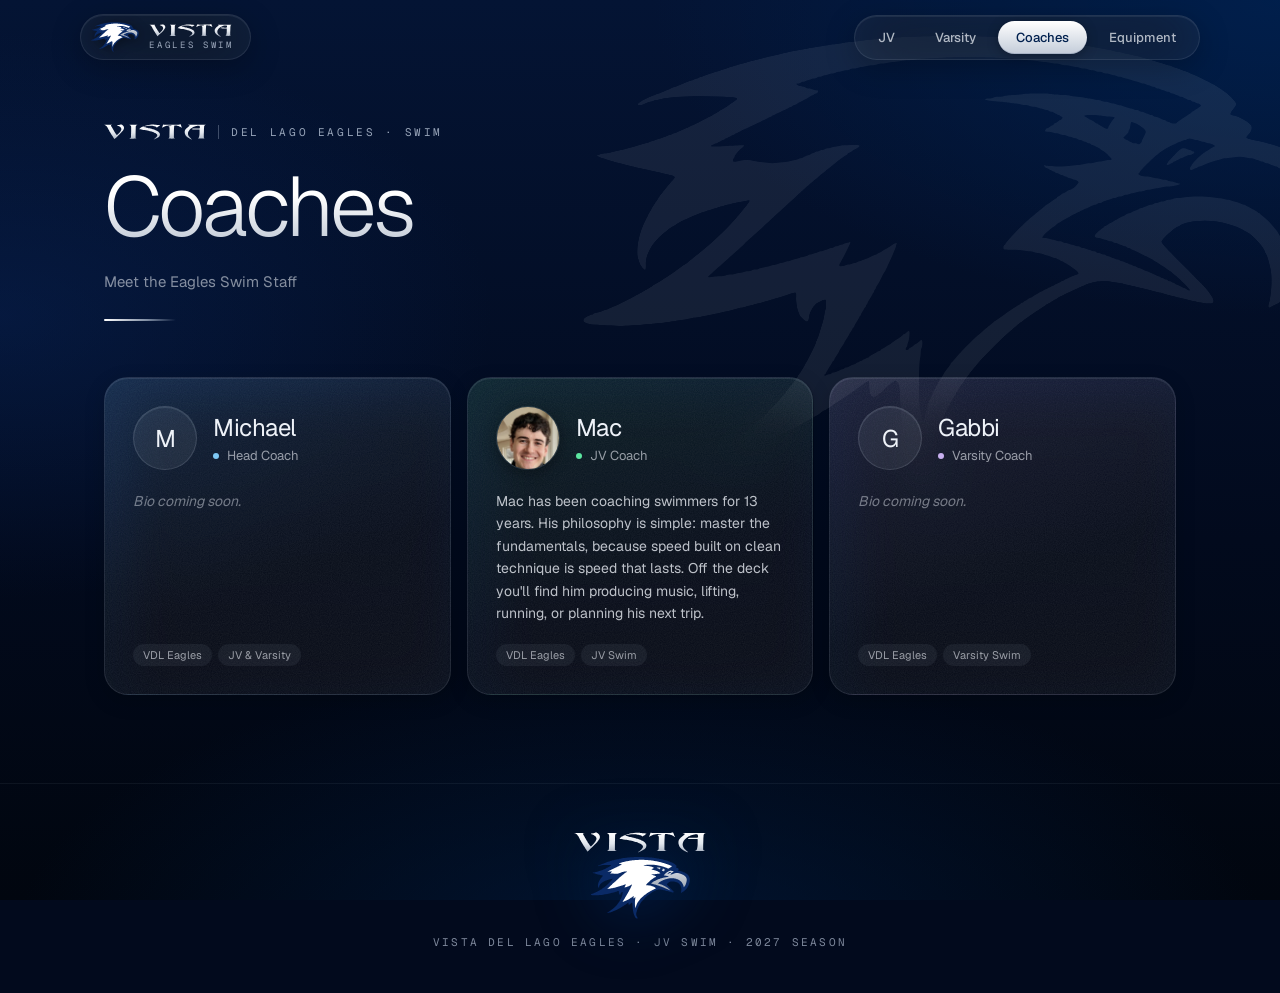
<file: coaches.html>
<!DOCTYPE html>
<html>
<head>
<meta charset="utf-8">
<meta name="viewport" content="width=device-width, initial-scale=1">
<title>Coaches — Vista del Lago Eagles Swim</title>
<link rel="icon" type="image/svg+xml" href="brand/vista-eagle.svg">
<!-- Everything the page needs is listed here so the browser fetches it all at once, in parallel. -->
<link rel="preload" href="./fonts/geist-latin.woff2" as="font" type="font/woff2" crossorigin>
<link rel="preload" href="./fonts/geist-mono-latin.woff2" as="font" type="font/woff2" crossorigin>
<link rel="stylesheet" href="./fonts/fonts.css">
<link rel="preload" href="./TopNav.dc.html" as="fetch" crossorigin>
<style>
x-dc{display:none;}
html,body{margin:0;padding:0;background:var(--page-base,#000);}
body{font-family:'Geist',system-ui,sans-serif;color:rgb(var(--ink, 238,242,248));-webkit-font-smoothing:antialiased;}
*{box-sizing:border-box;}
a{color:#cfe0f5;text-decoration:none;}
a:hover{color:#ffffff;}
</style>
<!-- Clean URLs: GitHub Pages serves jv.html at /jv. Old .html links still work; this just tidies the address bar. -->
<script>(function(){if(!/^https?:$/.test(location.protocol))return;var p=location.pathname.replace(/\/index(\.html)?$/,'/').replace(/\.html$/,'');if(p!==location.pathname)try{history.replaceState(history.state,'',p+location.search+location.hash);}catch(e){}})();</script>
<script src="./theme.js"></script>
<script src="./glide.js"></script>
<script src="./vendor/react.production.min.js"></script>
<script src="./vendor/react-dom.production.min.js"></script>
<!-- The runtime normally re-downloads this page and renders it a second time. That second pass only matters for
     templates using <table>/<select> or camelCase attributes other than on* handlers; delete this line if a page ever needs those. -->
<script>window.__resources = window.__resources || {};</script>
<script src="./support.js"></script>
<script src="./ripple-bg.js" defer></script>
<script src="./speed.js" defer></script>
</head>
<body>
<x-dc>
<div data-ripple-host="1" style="isolation:isolate;min-height:100vh;display:flex;flex-direction:column;position:relative;overflow-x:hidden;background:var(--page-bg, radial-gradient(55% 38% at 12% 0%, rgba(30,64,140,.32), transparent 70%), radial-gradient(45% 32% at 92% 35%, rgba(22,48,110,.22), transparent 70%), radial-gradient(55% 35% at 25% 95%, rgba(26,52,120,.2), transparent 70%), #000);background-attachment:fixed;">
  <dc-import name="TopNav" active="Coaches" style="position:sticky;top:0;z-index:20;display:block;" hint-size="100%,62px"></dc-import>

  <header style="position:relative;width:100%;max-width:1120px;margin:0 auto;padding:64px 24px 40px;">
    <img src="./brand/vista-eagle-line.svg" alt="" aria-hidden="true" style="position:absolute;z-index:-1;top:-28px;right:-140px;width:min(760px,92vw);height:auto;opacity:.07;pointer-events:none;user-select:none;">
    <div style="display:flex;align-items:center;flex-wrap:wrap;gap:10px 12px;margin-bottom:22px;">
      <img src="./brand/vista-wordmark.svg" alt="Vista" style="height:16px;width:auto;display:block;">
      <span aria-hidden="true" style="width:1px;height:14px;background:rgba(200,212,230,.3);"></span>
      <span style="font-family:'Geist Mono',monospace;font-size:11px;letter-spacing:.24em;text-transform:uppercase;color:rgba(200,212,230,.74);">Del Lago Eagles · Swim</span>
    </div>
    <h1 style="margin:0;font-weight:300;font-size:clamp(44px,7vw,84px);letter-spacing:-.035em;line-height:1.08;padding-bottom:.04em;background:linear-gradient(180deg,#ffffff 35%,#b2bdcd);-webkit-background-clip:text;background-clip:text;color:transparent;">Coaches</h1>
    <div style="margin-top:16px;font-size:15px;color:rgba(var(--ink, 238,242,248),.55);">Meet the Eagles Swim Staff</div>
    <div aria-hidden="true" style="margin-top:28px;width:72px;height:2px;border-radius:2px;background:linear-gradient(90deg,#ffffff,#7f8da3 60%,transparent);"></div>
  </header>

  <main style="flex:1;width:100%;max-width:1120px;margin:0 auto;padding:16px 24px 80px;">

    <div style="display:grid;grid-template-columns:repeat(auto-fit,minmax(min(100%,300px),1fr));gap:16px;">
      <article style="padding:28px;border-radius:24px;display:flex;flex-direction:column;gap:20px;background:var(--frost, none), linear-gradient(160deg, rgba(126,200,244,.12), rgba(var(--glass-rgb, 255,255,255),calc(.03 * var(--glass-k, 1))) 60%);border:1px solid rgba(var(--glass-rgb, 255,255,255),calc(.1 * var(--glass-k, 1)));backdrop-filter:var(--glass-bf, blur(26px) saturate(130%) brightness(var(--bd-b, .55)));-webkit-backdrop-filter:var(--glass-bf, blur(26px) saturate(130%) brightness(var(--bd-b, .55)));box-shadow:inset 0 1px 0 rgba(var(--glass-rgb, 255,255,255),calc(.1 * var(--glass-k, 1))), 0 6px 20px rgba(0,0,0,.18);transition:transform .2s ease, border-color .2s ease;" style-hover="transform:translateY(-3px);border-color:rgba(var(--glass-rgb, 255,255,255),calc(.22 * var(--glass-k, 1)));">
        <div style="display:flex;align-items:center;gap:16px;">
          <div style="width:64px;height:64px;border-radius:50%;flex-shrink:0;display:flex;align-items:center;justify-content:center;font-size:24px;font-weight:400;background:rgba(var(--glass-rgb, 255,255,255),calc(.08 * var(--glass-k, 1)));border:1px solid rgba(var(--glass-rgb, 255,255,255),calc(.14 * var(--glass-k, 1)));box-shadow:inset 0 1px 0 rgba(var(--glass-rgb, 255,255,255),calc(.12 * var(--glass-k, 1)));">M</div>
          <div style="display:flex;flex-direction:column;gap:4px;">
            <div style="font-size:24px;font-weight:400;letter-spacing:-.02em;">Michael</div>
            <div style="display:flex;align-items:center;gap:8px;font-size:13px;color:rgba(var(--ink, 238,242,248),.6);"><span style="width:6px;height:6px;border-radius:50%;background:#7ec8f4;"></span>Head Coach</div>
          </div>
        </div>
        <p style="margin:0;font-size:14px;line-height:1.6;color:rgba(var(--ink, 238,242,248),.45);font-style:italic;">Bio coming soon.</p>
        <div style="display:flex;gap:6px;margin-top:auto;">
          <span style="font-size:11px;padding:4px 10px;border-radius:999px;background:rgba(var(--glass-rgb, 255,255,255),calc(.06 * var(--glass-k, 1)));color:rgba(var(--ink, 238,242,248),.6);">VDL Eagles</span>
          <span style="font-size:11px;padding:4px 10px;border-radius:999px;background:rgba(var(--glass-rgb, 255,255,255),calc(.06 * var(--glass-k, 1)));color:rgba(var(--ink, 238,242,248),.6);">JV &amp; Varsity</span>
        </div>
      </article>

      <article style="padding:28px;border-radius:24px;display:flex;flex-direction:column;gap:20px;background:var(--frost, none), linear-gradient(160deg, rgba(92,230,160,.11), rgba(var(--glass-rgb, 255,255,255),calc(.03 * var(--glass-k, 1))) 60%);border:1px solid rgba(var(--glass-rgb, 255,255,255),calc(.1 * var(--glass-k, 1)));backdrop-filter:var(--glass-bf, blur(26px) saturate(130%) brightness(var(--bd-b, .55)));-webkit-backdrop-filter:var(--glass-bf, blur(26px) saturate(130%) brightness(var(--bd-b, .55)));box-shadow:inset 0 1px 0 rgba(var(--glass-rgb, 255,255,255),calc(.1 * var(--glass-k, 1))), 0 6px 20px rgba(0,0,0,.18);transition:transform .2s ease, border-color .2s ease;" style-hover="transform:translateY(-3px);border-color:rgba(var(--glass-rgb, 255,255,255),calc(.22 * var(--glass-k, 1)));">
        <div style="display:flex;align-items:center;gap:16px;">
          <img src="./photos/mac.jpg" alt="Coach Mac" width="64" height="64" style="width:64px;height:64px;border-radius:50%;flex-shrink:0;display:block;object-fit:cover;border:1px solid rgba(var(--glass-rgb, 255,255,255),calc(.14 * var(--glass-k, 1)));box-shadow:0 4px 14px rgba(0,0,0,.3);">
          <div style="display:flex;flex-direction:column;gap:4px;">
            <div style="font-size:24px;font-weight:400;letter-spacing:-.02em;">Mac</div>
            <div style="display:flex;align-items:center;gap:8px;font-size:13px;color:rgba(var(--ink, 238,242,248),.6);"><span style="width:6px;height:6px;border-radius:50%;background:#5ce6a0;"></span>JV Coach</div>
          </div>
        </div>
        <p style="margin:0;font-size:14px;line-height:1.6;color:rgba(var(--ink, 238,242,248),.78);">Mac has been coaching swimmers for 13 years. His philosophy is simple: master the fundamentals, because speed built on clean technique is speed that lasts. Off the deck you'll find him producing music, lifting, running, or planning his next trip.</p>
        <div style="display:flex;gap:6px;margin-top:auto;">
          <span style="font-size:11px;padding:4px 10px;border-radius:999px;background:rgba(var(--glass-rgb, 255,255,255),calc(.06 * var(--glass-k, 1)));color:rgba(var(--ink, 238,242,248),.6);">VDL Eagles</span>
          <span style="font-size:11px;padding:4px 10px;border-radius:999px;background:rgba(var(--glass-rgb, 255,255,255),calc(.06 * var(--glass-k, 1)));color:rgba(var(--ink, 238,242,248),.6);">JV Swim</span>
        </div>
      </article>

      <article style="padding:28px;border-radius:24px;display:flex;flex-direction:column;gap:20px;background:var(--frost, none), linear-gradient(160deg, rgba(200,176,240,.12), rgba(var(--glass-rgb, 255,255,255),calc(.03 * var(--glass-k, 1))) 60%);border:1px solid rgba(var(--glass-rgb, 255,255,255),calc(.1 * var(--glass-k, 1)));backdrop-filter:var(--glass-bf, blur(26px) saturate(130%) brightness(var(--bd-b, .55)));-webkit-backdrop-filter:var(--glass-bf, blur(26px) saturate(130%) brightness(var(--bd-b, .55)));box-shadow:inset 0 1px 0 rgba(var(--glass-rgb, 255,255,255),calc(.1 * var(--glass-k, 1))), 0 6px 20px rgba(0,0,0,.18);transition:transform .2s ease, border-color .2s ease;" style-hover="transform:translateY(-3px);border-color:rgba(var(--glass-rgb, 255,255,255),calc(.22 * var(--glass-k, 1)));">
        <div style="display:flex;align-items:center;gap:16px;">
          <div style="width:64px;height:64px;border-radius:50%;flex-shrink:0;display:flex;align-items:center;justify-content:center;font-size:24px;font-weight:400;background:rgba(var(--glass-rgb, 255,255,255),calc(.08 * var(--glass-k, 1)));border:1px solid rgba(var(--glass-rgb, 255,255,255),calc(.14 * var(--glass-k, 1)));box-shadow:inset 0 1px 0 rgba(var(--glass-rgb, 255,255,255),calc(.12 * var(--glass-k, 1)));">G</div>
          <div style="display:flex;flex-direction:column;gap:4px;">
            <div style="font-size:24px;font-weight:400;letter-spacing:-.02em;">Gabbi</div>
            <div style="display:flex;align-items:center;gap:8px;font-size:13px;color:rgba(var(--ink, 238,242,248),.6);"><span style="width:6px;height:6px;border-radius:50%;background:#c8b0f0;"></span>Varsity Coach</div>
          </div>
        </div>
        <p style="margin:0;font-size:14px;line-height:1.6;color:rgba(var(--ink, 238,242,248),.45);font-style:italic;">Bio coming soon.</p>
        <div style="display:flex;gap:6px;margin-top:auto;">
          <span style="font-size:11px;padding:4px 10px;border-radius:999px;background:rgba(var(--glass-rgb, 255,255,255),calc(.06 * var(--glass-k, 1)));color:rgba(var(--ink, 238,242,248),.6);">VDL Eagles</span>
          <span style="font-size:11px;padding:4px 10px;border-radius:999px;background:rgba(var(--glass-rgb, 255,255,255),calc(.06 * var(--glass-k, 1)));color:rgba(var(--ink, 238,242,248),.6);">Varsity Swim</span>
        </div>
      </article>
    </div>
  </main>

  <footer style="display:flex;flex-direction:column;align-items:center;gap:16px;padding:48px 24px 44px;margin-top:8px;border-top:1px solid rgba(var(--glass-rgb, 255,255,255),.06);">
    <img src="./brand/vista-logo.svg" alt="Vista Eagles" style="width:132px;height:auto;display:block;filter:drop-shadow(0 8px 28px rgba(0,32,78,.9));">
    <div style="text-align:center;font-family:'Geist Mono',monospace;font-size:11px;letter-spacing:.2em;text-transform:uppercase;color:rgba(200,212,230,.62);">Vista del Lago Eagles · JV Swim · 2027 Season</div>
  </footer>
</div>
</x-dc>
</body>
</html>
</file>
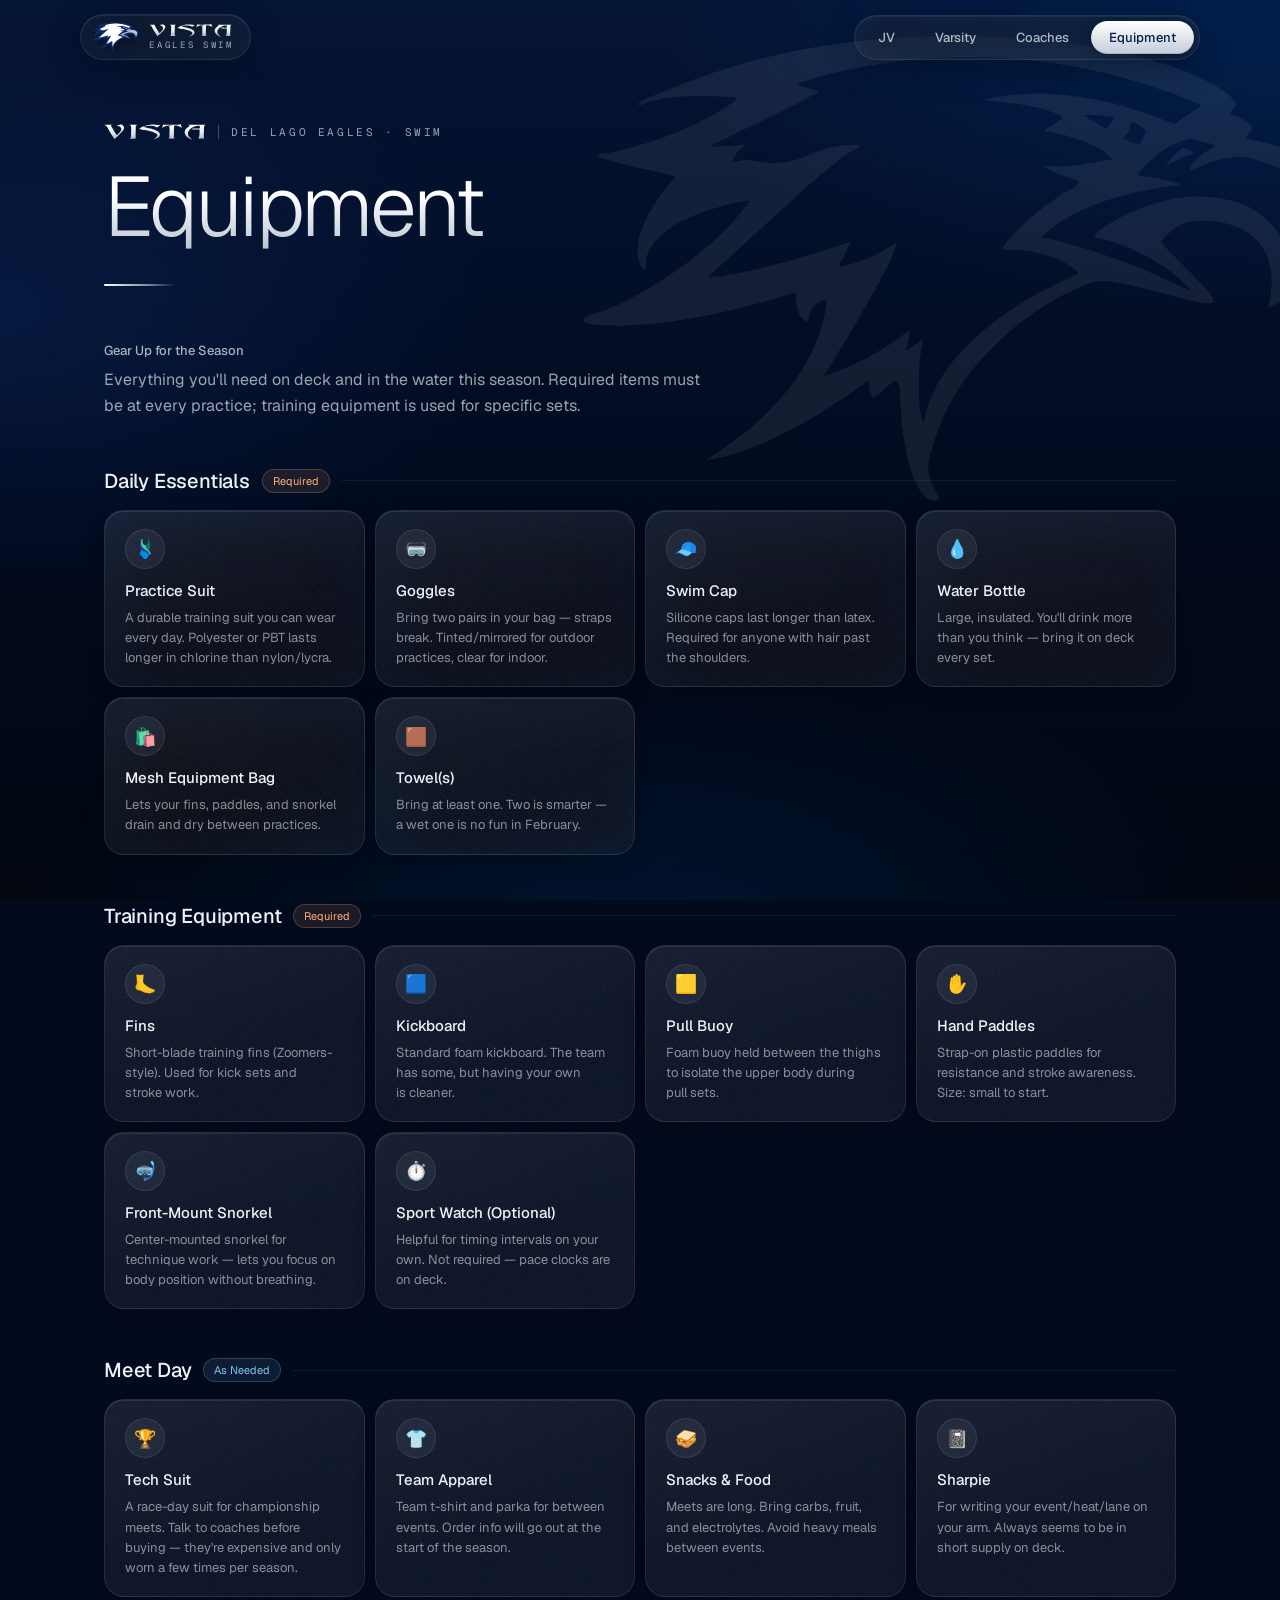
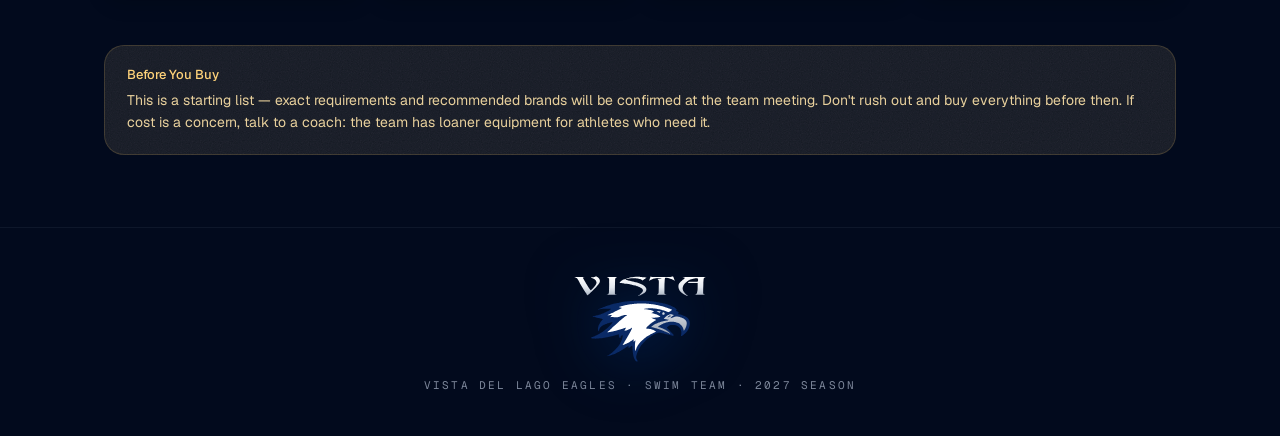
<file: equipment.html>
<!DOCTYPE html>
<html>
<head>
<meta charset="utf-8">
<meta name="viewport" content="width=device-width, initial-scale=1">
<title>Equipment — Vista del Lago Eagles Swim</title>
<link rel="icon" type="image/svg+xml" href="brand/vista-eagle.svg">
<!-- Everything the page needs is listed here so the browser fetches it all at once, in parallel. -->
<link rel="preload" href="./fonts/geist-latin.woff2" as="font" type="font/woff2" crossorigin>
<link rel="preload" href="./fonts/geist-mono-latin.woff2" as="font" type="font/woff2" crossorigin>
<link rel="stylesheet" href="./fonts/fonts.css">
<link rel="preload" href="./TopNav.dc.html" as="fetch" crossorigin>
<style>
x-dc{display:none;}
html,body{margin:0;padding:0;background:var(--page-base,#000);}
body{font-family:'Geist',system-ui,sans-serif;color:rgb(var(--ink, 238,242,248));-webkit-font-smoothing:antialiased;}
*{box-sizing:border-box;}
a{color:#cfe0f5;text-decoration:none;}
a:hover{color:#ffffff;}
</style>
<!-- Clean URLs: GitHub Pages serves jv.html at /jv. Old .html links still work; this just tidies the address bar. -->
<script>(function(){if(!/^https?:$/.test(location.protocol))return;var p=location.pathname.replace(/\/index(\.html)?$/,'/').replace(/\.html$/,'');if(p!==location.pathname)try{history.replaceState(history.state,'',p+location.search+location.hash);}catch(e){}})();</script>
<script src="./theme.js"></script>
<script src="./glide.js"></script>
<script src="./vendor/react.production.min.js"></script>
<script src="./vendor/react-dom.production.min.js"></script>
<!-- The runtime normally re-downloads this page and renders it a second time. That second pass only matters for
     templates using <table>/<select> or camelCase attributes other than on* handlers; delete this line if a page ever needs those. -->
<script>window.__resources = window.__resources || {};</script>
<script src="./support.js"></script>
<script src="./ripple-bg.js" defer></script>
<script src="./speed.js" defer></script>
</head>
<body>
<x-dc>
<div data-ripple-host="1" style="isolation:isolate;min-height:100vh;display:flex;flex-direction:column;position:relative;overflow-x:hidden;background:var(--page-bg, radial-gradient(55% 38% at 12% 0%, rgba(30,64,140,.32), transparent 70%), radial-gradient(45% 32% at 92% 35%, rgba(22,48,110,.22), transparent 70%), radial-gradient(55% 35% at 25% 95%, rgba(26,52,120,.2), transparent 70%), #000);background-attachment:fixed;">
  <dc-import name="TopNav" active="Equipment" style="position:sticky;top:0;z-index:20;display:block;" hint-size="100%,62px"></dc-import>
  <header style="position:relative;width:100%;max-width:1120px;margin:0 auto;padding:64px 24px 40px;">
    <img src="./brand/vista-eagle-line.svg" alt="" aria-hidden="true" style="position:absolute;z-index:-1;top:-28px;right:-140px;width:min(760px,92vw);height:auto;opacity:.07;pointer-events:none;user-select:none;">
    <div style="display:flex;align-items:center;flex-wrap:wrap;gap:10px 12px;margin-bottom:22px;">
      <img src="./brand/vista-wordmark.svg" alt="Vista" style="height:16px;width:auto;display:block;">
      <span aria-hidden="true" style="width:1px;height:14px;background:rgba(200,212,230,.3);"></span>
      <span style="font-family:'Geist Mono',monospace;font-size:11px;letter-spacing:.24em;text-transform:uppercase;color:rgba(200,212,230,.74);">Del Lago Eagles · Swim</span>
    </div>
    <h1 style="margin:0;font-weight:300;font-size:clamp(44px,7vw,84px);letter-spacing:-.035em;line-height:1.08;padding-bottom:.04em;background:linear-gradient(180deg,#ffffff 35%,#b2bdcd);-webkit-background-clip:text;background-clip:text;color:transparent;">Equipment</h1>
    <div aria-hidden="true" style="margin-top:28px;width:72px;height:2px;border-radius:2px;background:linear-gradient(90deg,#ffffff,#7f8da3 60%,transparent);"></div>
  </header>
  <main style="flex:1;width:100%;max-width:1120px;margin:0 auto;padding:16px 24px 64px;">
    <div style="max-width:600px;margin-bottom:48px;">
      <div style="font-size:13px;font-weight:500;color:rgba(var(--ink, 238,242,248),.7);margin-bottom:8px;">Gear Up for the Season</div>
      <p style="margin:0;font-size:16px;line-height:1.65;color:rgba(var(--ink, 238,242,248),.65);text-wrap:pretty;">Everything you'll need on deck and in the water this season. Required items must be at every practice; training equipment is used for specific sets.</p>
    </div>
    <section style="margin-bottom:48px;">
      <div style="display:flex;align-items:center;gap:12px;margin-bottom:16px;">
        <span style="font-size:20px;font-weight:500;letter-spacing:-.01em;">Daily Essentials</span>
        <span style="font-size:11px;padding:4px 10px;border-radius:999px;background:rgba(255,176,122,0.1);border:1px solid rgba(255,176,122,0.22);color:color-mix(in oklab, #ffb07a, #000 var(--tint-dark, 0%));">Required</span>
        <span style="flex:1;height:1px;background:rgba(var(--glass-rgb, 255,255,255),calc(.08 * var(--glass-k, 1)));"></span>
      </div>
      <div style="display:grid;grid-template-columns:repeat(auto-fill,minmax(min(100%,240px),1fr));gap:10px;">
        <div style="padding:18px 20px;border-radius:20px;display:flex;flex-direction:column;gap:8px;background:var(--frost, none), linear-gradient(160deg, rgba(var(--glass-rgb, 255,255,255),calc(.07 * var(--glass-k, 1))), rgba(var(--glass-rgb, 255,255,255),calc(.025 * var(--glass-k, 1))) 60%);border:1px solid rgba(var(--glass-rgb, 255,255,255),calc(.1 * var(--glass-k, 1)));backdrop-filter:var(--glass-bf, blur(26px) saturate(130%) brightness(var(--bd-b, .55)));-webkit-backdrop-filter:var(--glass-bf, blur(26px) saturate(130%) brightness(var(--bd-b, .55)));box-shadow:inset 0 1px 0 rgba(var(--glass-rgb, 255,255,255),calc(.1 * var(--glass-k, 1))), 0 6px 20px rgba(0,0,0,.18);transition:transform .2s ease, border-color .2s ease;" style-hover="transform:translateY(-3px);border-color:rgba(var(--glass-rgb, 255,255,255),calc(.22 * var(--glass-k, 1)));">
          <div style="width:40px;height:40px;border-radius:50%;display:flex;align-items:center;justify-content:center;font-size:18px;background:rgba(var(--glass-rgb, 255,255,255),calc(.07 * var(--glass-k, 1)));border:1px solid rgba(var(--glass-rgb, 255,255,255),calc(.1 * var(--glass-k, 1)));">🩱</div>
          <div style="font-size:15px;font-weight:500;margin-top:4px;">Practice Suit</div>
          <div style="font-size:13px;line-height:1.55;color:rgba(var(--ink, 238,242,248),.55);text-wrap:pretty;">A durable training suit you can wear every day. Polyester or PBT lasts longer in chlorine than nylon/lycra.</div>
        </div>
        <div style="padding:18px 20px;border-radius:20px;display:flex;flex-direction:column;gap:8px;background:var(--frost, none), linear-gradient(160deg, rgba(var(--glass-rgb, 255,255,255),calc(.07 * var(--glass-k, 1))), rgba(var(--glass-rgb, 255,255,255),calc(.025 * var(--glass-k, 1))) 60%);border:1px solid rgba(var(--glass-rgb, 255,255,255),calc(.1 * var(--glass-k, 1)));backdrop-filter:var(--glass-bf, blur(26px) saturate(130%) brightness(var(--bd-b, .55)));-webkit-backdrop-filter:var(--glass-bf, blur(26px) saturate(130%) brightness(var(--bd-b, .55)));box-shadow:inset 0 1px 0 rgba(var(--glass-rgb, 255,255,255),calc(.1 * var(--glass-k, 1))), 0 6px 20px rgba(0,0,0,.18);transition:transform .2s ease, border-color .2s ease;" style-hover="transform:translateY(-3px);border-color:rgba(var(--glass-rgb, 255,255,255),calc(.22 * var(--glass-k, 1)));">
          <div style="width:40px;height:40px;border-radius:50%;display:flex;align-items:center;justify-content:center;font-size:18px;background:rgba(var(--glass-rgb, 255,255,255),calc(.07 * var(--glass-k, 1)));border:1px solid rgba(var(--glass-rgb, 255,255,255),calc(.1 * var(--glass-k, 1)));">🥽</div>
          <div style="font-size:15px;font-weight:500;margin-top:4px;">Goggles</div>
          <div style="font-size:13px;line-height:1.55;color:rgba(var(--ink, 238,242,248),.55);text-wrap:pretty;">Bring two pairs in your bag — straps break. Tinted/mirrored for outdoor practices, clear for indoor.</div>
        </div>
        <div style="padding:18px 20px;border-radius:20px;display:flex;flex-direction:column;gap:8px;background:var(--frost, none), linear-gradient(160deg, rgba(var(--glass-rgb, 255,255,255),calc(.07 * var(--glass-k, 1))), rgba(var(--glass-rgb, 255,255,255),calc(.025 * var(--glass-k, 1))) 60%);border:1px solid rgba(var(--glass-rgb, 255,255,255),calc(.1 * var(--glass-k, 1)));backdrop-filter:var(--glass-bf, blur(26px) saturate(130%) brightness(var(--bd-b, .55)));-webkit-backdrop-filter:var(--glass-bf, blur(26px) saturate(130%) brightness(var(--bd-b, .55)));box-shadow:inset 0 1px 0 rgba(var(--glass-rgb, 255,255,255),calc(.1 * var(--glass-k, 1))), 0 6px 20px rgba(0,0,0,.18);transition:transform .2s ease, border-color .2s ease;" style-hover="transform:translateY(-3px);border-color:rgba(var(--glass-rgb, 255,255,255),calc(.22 * var(--glass-k, 1)));">
          <div style="width:40px;height:40px;border-radius:50%;display:flex;align-items:center;justify-content:center;font-size:18px;background:rgba(var(--glass-rgb, 255,255,255),calc(.07 * var(--glass-k, 1)));border:1px solid rgba(var(--glass-rgb, 255,255,255),calc(.1 * var(--glass-k, 1)));">🧢</div>
          <div style="font-size:15px;font-weight:500;margin-top:4px;">Swim Cap</div>
          <div style="font-size:13px;line-height:1.55;color:rgba(var(--ink, 238,242,248),.55);text-wrap:pretty;">Silicone caps last longer than latex. Required for anyone with hair past the shoulders.</div>
        </div>
        <div style="padding:18px 20px;border-radius:20px;display:flex;flex-direction:column;gap:8px;background:var(--frost, none), linear-gradient(160deg, rgba(var(--glass-rgb, 255,255,255),calc(.07 * var(--glass-k, 1))), rgba(var(--glass-rgb, 255,255,255),calc(.025 * var(--glass-k, 1))) 60%);border:1px solid rgba(var(--glass-rgb, 255,255,255),calc(.1 * var(--glass-k, 1)));backdrop-filter:var(--glass-bf, blur(26px) saturate(130%) brightness(var(--bd-b, .55)));-webkit-backdrop-filter:var(--glass-bf, blur(26px) saturate(130%) brightness(var(--bd-b, .55)));box-shadow:inset 0 1px 0 rgba(var(--glass-rgb, 255,255,255),calc(.1 * var(--glass-k, 1))), 0 6px 20px rgba(0,0,0,.18);transition:transform .2s ease, border-color .2s ease;" style-hover="transform:translateY(-3px);border-color:rgba(var(--glass-rgb, 255,255,255),calc(.22 * var(--glass-k, 1)));">
          <div style="width:40px;height:40px;border-radius:50%;display:flex;align-items:center;justify-content:center;font-size:18px;background:rgba(var(--glass-rgb, 255,255,255),calc(.07 * var(--glass-k, 1)));border:1px solid rgba(var(--glass-rgb, 255,255,255),calc(.1 * var(--glass-k, 1)));">💧</div>
          <div style="font-size:15px;font-weight:500;margin-top:4px;">Water Bottle</div>
          <div style="font-size:13px;line-height:1.55;color:rgba(var(--ink, 238,242,248),.55);text-wrap:pretty;">Large, insulated. You'll drink more than you think — bring it on deck every set.</div>
        </div>
        <div style="padding:18px 20px;border-radius:20px;display:flex;flex-direction:column;gap:8px;background:var(--frost, none), linear-gradient(160deg, rgba(var(--glass-rgb, 255,255,255),calc(.07 * var(--glass-k, 1))), rgba(var(--glass-rgb, 255,255,255),calc(.025 * var(--glass-k, 1))) 60%);border:1px solid rgba(var(--glass-rgb, 255,255,255),calc(.1 * var(--glass-k, 1)));backdrop-filter:var(--glass-bf, blur(26px) saturate(130%) brightness(var(--bd-b, .55)));-webkit-backdrop-filter:var(--glass-bf, blur(26px) saturate(130%) brightness(var(--bd-b, .55)));box-shadow:inset 0 1px 0 rgba(var(--glass-rgb, 255,255,255),calc(.1 * var(--glass-k, 1))), 0 6px 20px rgba(0,0,0,.18);transition:transform .2s ease, border-color .2s ease;" style-hover="transform:translateY(-3px);border-color:rgba(var(--glass-rgb, 255,255,255),calc(.22 * var(--glass-k, 1)));">
          <div style="width:40px;height:40px;border-radius:50%;display:flex;align-items:center;justify-content:center;font-size:18px;background:rgba(var(--glass-rgb, 255,255,255),calc(.07 * var(--glass-k, 1)));border:1px solid rgba(var(--glass-rgb, 255,255,255),calc(.1 * var(--glass-k, 1)));">🛍️</div>
          <div style="font-size:15px;font-weight:500;margin-top:4px;">Mesh Equipment Bag</div>
          <div style="font-size:13px;line-height:1.55;color:rgba(var(--ink, 238,242,248),.55);text-wrap:pretty;">Lets your fins, paddles, and snorkel drain and dry between practices.</div>
        </div>
        <div style="padding:18px 20px;border-radius:20px;display:flex;flex-direction:column;gap:8px;background:var(--frost, none), linear-gradient(160deg, rgba(var(--glass-rgb, 255,255,255),calc(.07 * var(--glass-k, 1))), rgba(var(--glass-rgb, 255,255,255),calc(.025 * var(--glass-k, 1))) 60%);border:1px solid rgba(var(--glass-rgb, 255,255,255),calc(.1 * var(--glass-k, 1)));backdrop-filter:var(--glass-bf, blur(26px) saturate(130%) brightness(var(--bd-b, .55)));-webkit-backdrop-filter:var(--glass-bf, blur(26px) saturate(130%) brightness(var(--bd-b, .55)));box-shadow:inset 0 1px 0 rgba(var(--glass-rgb, 255,255,255),calc(.1 * var(--glass-k, 1))), 0 6px 20px rgba(0,0,0,.18);transition:transform .2s ease, border-color .2s ease;" style-hover="transform:translateY(-3px);border-color:rgba(var(--glass-rgb, 255,255,255),calc(.22 * var(--glass-k, 1)));">
          <div style="width:40px;height:40px;border-radius:50%;display:flex;align-items:center;justify-content:center;font-size:18px;background:rgba(var(--glass-rgb, 255,255,255),calc(.07 * var(--glass-k, 1)));border:1px solid rgba(var(--glass-rgb, 255,255,255),calc(.1 * var(--glass-k, 1)));">🟫</div>
          <div style="font-size:15px;font-weight:500;margin-top:4px;">Towel(s)</div>
          <div style="font-size:13px;line-height:1.55;color:rgba(var(--ink, 238,242,248),.55);text-wrap:pretty;">Bring at least one. Two is smarter — a wet one is no fun in February.</div>
        </div>
      </div>
    </section>
    <section style="margin-bottom:48px;">
      <div style="display:flex;align-items:center;gap:12px;margin-bottom:16px;">
        <span style="font-size:20px;font-weight:500;letter-spacing:-.01em;">Training Equipment</span>
        <span style="font-size:11px;padding:4px 10px;border-radius:999px;background:rgba(255,176,122,0.1);border:1px solid rgba(255,176,122,0.22);color:color-mix(in oklab, #ffb07a, #000 var(--tint-dark, 0%));">Required</span>
        <span style="flex:1;height:1px;background:rgba(var(--glass-rgb, 255,255,255),calc(.08 * var(--glass-k, 1)));"></span>
      </div>
      <div style="display:grid;grid-template-columns:repeat(auto-fill,minmax(min(100%,240px),1fr));gap:10px;">
        <div style="padding:18px 20px;border-radius:20px;display:flex;flex-direction:column;gap:8px;background:var(--frost, none), linear-gradient(160deg, rgba(var(--glass-rgb, 255,255,255),calc(.07 * var(--glass-k, 1))), rgba(var(--glass-rgb, 255,255,255),calc(.025 * var(--glass-k, 1))) 60%);border:1px solid rgba(var(--glass-rgb, 255,255,255),calc(.1 * var(--glass-k, 1)));backdrop-filter:var(--glass-bf, blur(26px) saturate(130%) brightness(var(--bd-b, .55)));-webkit-backdrop-filter:var(--glass-bf, blur(26px) saturate(130%) brightness(var(--bd-b, .55)));box-shadow:inset 0 1px 0 rgba(var(--glass-rgb, 255,255,255),calc(.1 * var(--glass-k, 1))), 0 6px 20px rgba(0,0,0,.18);transition:transform .2s ease, border-color .2s ease;" style-hover="transform:translateY(-3px);border-color:rgba(var(--glass-rgb, 255,255,255),calc(.22 * var(--glass-k, 1)));">
          <div style="width:40px;height:40px;border-radius:50%;display:flex;align-items:center;justify-content:center;font-size:18px;background:rgba(var(--glass-rgb, 255,255,255),calc(.07 * var(--glass-k, 1)));border:1px solid rgba(var(--glass-rgb, 255,255,255),calc(.1 * var(--glass-k, 1)));">🦶</div>
          <div style="font-size:15px;font-weight:500;margin-top:4px;">Fins</div>
          <div style="font-size:13px;line-height:1.55;color:rgba(var(--ink, 238,242,248),.55);text-wrap:pretty;">Short-blade training fins (Zoomers-style). Used for kick sets and stroke work.</div>
        </div>
        <div style="padding:18px 20px;border-radius:20px;display:flex;flex-direction:column;gap:8px;background:var(--frost, none), linear-gradient(160deg, rgba(var(--glass-rgb, 255,255,255),calc(.07 * var(--glass-k, 1))), rgba(var(--glass-rgb, 255,255,255),calc(.025 * var(--glass-k, 1))) 60%);border:1px solid rgba(var(--glass-rgb, 255,255,255),calc(.1 * var(--glass-k, 1)));backdrop-filter:var(--glass-bf, blur(26px) saturate(130%) brightness(var(--bd-b, .55)));-webkit-backdrop-filter:var(--glass-bf, blur(26px) saturate(130%) brightness(var(--bd-b, .55)));box-shadow:inset 0 1px 0 rgba(var(--glass-rgb, 255,255,255),calc(.1 * var(--glass-k, 1))), 0 6px 20px rgba(0,0,0,.18);transition:transform .2s ease, border-color .2s ease;" style-hover="transform:translateY(-3px);border-color:rgba(var(--glass-rgb, 255,255,255),calc(.22 * var(--glass-k, 1)));">
          <div style="width:40px;height:40px;border-radius:50%;display:flex;align-items:center;justify-content:center;font-size:18px;background:rgba(var(--glass-rgb, 255,255,255),calc(.07 * var(--glass-k, 1)));border:1px solid rgba(var(--glass-rgb, 255,255,255),calc(.1 * var(--glass-k, 1)));">🟦</div>
          <div style="font-size:15px;font-weight:500;margin-top:4px;">Kickboard</div>
          <div style="font-size:13px;line-height:1.55;color:rgba(var(--ink, 238,242,248),.55);text-wrap:pretty;">Standard foam kickboard. The team has some, but having your own is cleaner.</div>
        </div>
        <div style="padding:18px 20px;border-radius:20px;display:flex;flex-direction:column;gap:8px;background:var(--frost, none), linear-gradient(160deg, rgba(var(--glass-rgb, 255,255,255),calc(.07 * var(--glass-k, 1))), rgba(var(--glass-rgb, 255,255,255),calc(.025 * var(--glass-k, 1))) 60%);border:1px solid rgba(var(--glass-rgb, 255,255,255),calc(.1 * var(--glass-k, 1)));backdrop-filter:var(--glass-bf, blur(26px) saturate(130%) brightness(var(--bd-b, .55)));-webkit-backdrop-filter:var(--glass-bf, blur(26px) saturate(130%) brightness(var(--bd-b, .55)));box-shadow:inset 0 1px 0 rgba(var(--glass-rgb, 255,255,255),calc(.1 * var(--glass-k, 1))), 0 6px 20px rgba(0,0,0,.18);transition:transform .2s ease, border-color .2s ease;" style-hover="transform:translateY(-3px);border-color:rgba(var(--glass-rgb, 255,255,255),calc(.22 * var(--glass-k, 1)));">
          <div style="width:40px;height:40px;border-radius:50%;display:flex;align-items:center;justify-content:center;font-size:18px;background:rgba(var(--glass-rgb, 255,255,255),calc(.07 * var(--glass-k, 1)));border:1px solid rgba(var(--glass-rgb, 255,255,255),calc(.1 * var(--glass-k, 1)));">🟨</div>
          <div style="font-size:15px;font-weight:500;margin-top:4px;">Pull Buoy</div>
          <div style="font-size:13px;line-height:1.55;color:rgba(var(--ink, 238,242,248),.55);text-wrap:pretty;">Foam buoy held between the thighs to isolate the upper body during pull sets.</div>
        </div>
        <div style="padding:18px 20px;border-radius:20px;display:flex;flex-direction:column;gap:8px;background:var(--frost, none), linear-gradient(160deg, rgba(var(--glass-rgb, 255,255,255),calc(.07 * var(--glass-k, 1))), rgba(var(--glass-rgb, 255,255,255),calc(.025 * var(--glass-k, 1))) 60%);border:1px solid rgba(var(--glass-rgb, 255,255,255),calc(.1 * var(--glass-k, 1)));backdrop-filter:var(--glass-bf, blur(26px) saturate(130%) brightness(var(--bd-b, .55)));-webkit-backdrop-filter:var(--glass-bf, blur(26px) saturate(130%) brightness(var(--bd-b, .55)));box-shadow:inset 0 1px 0 rgba(var(--glass-rgb, 255,255,255),calc(.1 * var(--glass-k, 1))), 0 6px 20px rgba(0,0,0,.18);transition:transform .2s ease, border-color .2s ease;" style-hover="transform:translateY(-3px);border-color:rgba(var(--glass-rgb, 255,255,255),calc(.22 * var(--glass-k, 1)));">
          <div style="width:40px;height:40px;border-radius:50%;display:flex;align-items:center;justify-content:center;font-size:18px;background:rgba(var(--glass-rgb, 255,255,255),calc(.07 * var(--glass-k, 1)));border:1px solid rgba(var(--glass-rgb, 255,255,255),calc(.1 * var(--glass-k, 1)));">✋</div>
          <div style="font-size:15px;font-weight:500;margin-top:4px;">Hand Paddles</div>
          <div style="font-size:13px;line-height:1.55;color:rgba(var(--ink, 238,242,248),.55);text-wrap:pretty;">Strap-on plastic paddles for resistance and stroke awareness. Size: small to start.</div>
        </div>
        <div style="padding:18px 20px;border-radius:20px;display:flex;flex-direction:column;gap:8px;background:var(--frost, none), linear-gradient(160deg, rgba(var(--glass-rgb, 255,255,255),calc(.07 * var(--glass-k, 1))), rgba(var(--glass-rgb, 255,255,255),calc(.025 * var(--glass-k, 1))) 60%);border:1px solid rgba(var(--glass-rgb, 255,255,255),calc(.1 * var(--glass-k, 1)));backdrop-filter:var(--glass-bf, blur(26px) saturate(130%) brightness(var(--bd-b, .55)));-webkit-backdrop-filter:var(--glass-bf, blur(26px) saturate(130%) brightness(var(--bd-b, .55)));box-shadow:inset 0 1px 0 rgba(var(--glass-rgb, 255,255,255),calc(.1 * var(--glass-k, 1))), 0 6px 20px rgba(0,0,0,.18);transition:transform .2s ease, border-color .2s ease;" style-hover="transform:translateY(-3px);border-color:rgba(var(--glass-rgb, 255,255,255),calc(.22 * var(--glass-k, 1)));">
          <div style="width:40px;height:40px;border-radius:50%;display:flex;align-items:center;justify-content:center;font-size:18px;background:rgba(var(--glass-rgb, 255,255,255),calc(.07 * var(--glass-k, 1)));border:1px solid rgba(var(--glass-rgb, 255,255,255),calc(.1 * var(--glass-k, 1)));">🤿</div>
          <div style="font-size:15px;font-weight:500;margin-top:4px;">Front-Mount Snorkel</div>
          <div style="font-size:13px;line-height:1.55;color:rgba(var(--ink, 238,242,248),.55);text-wrap:pretty;">Center-mounted snorkel for technique work — lets you focus on body position without breathing.</div>
        </div>
        <div style="padding:18px 20px;border-radius:20px;display:flex;flex-direction:column;gap:8px;background:var(--frost, none), linear-gradient(160deg, rgba(var(--glass-rgb, 255,255,255),calc(.07 * var(--glass-k, 1))), rgba(var(--glass-rgb, 255,255,255),calc(.025 * var(--glass-k, 1))) 60%);border:1px solid rgba(var(--glass-rgb, 255,255,255),calc(.1 * var(--glass-k, 1)));backdrop-filter:var(--glass-bf, blur(26px) saturate(130%) brightness(var(--bd-b, .55)));-webkit-backdrop-filter:var(--glass-bf, blur(26px) saturate(130%) brightness(var(--bd-b, .55)));box-shadow:inset 0 1px 0 rgba(var(--glass-rgb, 255,255,255),calc(.1 * var(--glass-k, 1))), 0 6px 20px rgba(0,0,0,.18);transition:transform .2s ease, border-color .2s ease;" style-hover="transform:translateY(-3px);border-color:rgba(var(--glass-rgb, 255,255,255),calc(.22 * var(--glass-k, 1)));">
          <div style="width:40px;height:40px;border-radius:50%;display:flex;align-items:center;justify-content:center;font-size:18px;background:rgba(var(--glass-rgb, 255,255,255),calc(.07 * var(--glass-k, 1)));border:1px solid rgba(var(--glass-rgb, 255,255,255),calc(.1 * var(--glass-k, 1)));">⏱️</div>
          <div style="font-size:15px;font-weight:500;margin-top:4px;">Sport Watch (Optional)</div>
          <div style="font-size:13px;line-height:1.55;color:rgba(var(--ink, 238,242,248),.55);text-wrap:pretty;">Helpful for timing intervals on your own. Not required — pace clocks are on deck.</div>
        </div>
      </div>
    </section>
    <section style="margin-bottom:48px;">
      <div style="display:flex;align-items:center;gap:12px;margin-bottom:16px;">
        <span style="font-size:20px;font-weight:500;letter-spacing:-.01em;">Meet Day</span>
        <span style="font-size:11px;padding:4px 10px;border-radius:999px;background:rgba(126,200,244,0.1);border:1px solid rgba(126,200,244,0.22);color:color-mix(in oklab, #7ec8f4, #000 var(--tint-dark, 0%));">As Needed</span>
        <span style="flex:1;height:1px;background:rgba(var(--glass-rgb, 255,255,255),calc(.08 * var(--glass-k, 1)));"></span>
      </div>
      <div style="display:grid;grid-template-columns:repeat(auto-fill,minmax(min(100%,240px),1fr));gap:10px;">
        <div style="padding:18px 20px;border-radius:20px;display:flex;flex-direction:column;gap:8px;background:var(--frost, none), linear-gradient(160deg, rgba(var(--glass-rgb, 255,255,255),calc(.07 * var(--glass-k, 1))), rgba(var(--glass-rgb, 255,255,255),calc(.025 * var(--glass-k, 1))) 60%);border:1px solid rgba(var(--glass-rgb, 255,255,255),calc(.1 * var(--glass-k, 1)));backdrop-filter:var(--glass-bf, blur(26px) saturate(130%) brightness(var(--bd-b, .55)));-webkit-backdrop-filter:var(--glass-bf, blur(26px) saturate(130%) brightness(var(--bd-b, .55)));box-shadow:inset 0 1px 0 rgba(var(--glass-rgb, 255,255,255),calc(.1 * var(--glass-k, 1))), 0 6px 20px rgba(0,0,0,.18);transition:transform .2s ease, border-color .2s ease;" style-hover="transform:translateY(-3px);border-color:rgba(var(--glass-rgb, 255,255,255),calc(.22 * var(--glass-k, 1)));">
          <div style="width:40px;height:40px;border-radius:50%;display:flex;align-items:center;justify-content:center;font-size:18px;background:rgba(var(--glass-rgb, 255,255,255),calc(.07 * var(--glass-k, 1)));border:1px solid rgba(var(--glass-rgb, 255,255,255),calc(.1 * var(--glass-k, 1)));">🏆</div>
          <div style="font-size:15px;font-weight:500;margin-top:4px;">Tech Suit</div>
          <div style="font-size:13px;line-height:1.55;color:rgba(var(--ink, 238,242,248),.55);text-wrap:pretty;">A race-day suit for championship meets. Talk to coaches before buying — they're expensive and only worn a few times per season.</div>
        </div>
        <div style="padding:18px 20px;border-radius:20px;display:flex;flex-direction:column;gap:8px;background:var(--frost, none), linear-gradient(160deg, rgba(var(--glass-rgb, 255,255,255),calc(.07 * var(--glass-k, 1))), rgba(var(--glass-rgb, 255,255,255),calc(.025 * var(--glass-k, 1))) 60%);border:1px solid rgba(var(--glass-rgb, 255,255,255),calc(.1 * var(--glass-k, 1)));backdrop-filter:var(--glass-bf, blur(26px) saturate(130%) brightness(var(--bd-b, .55)));-webkit-backdrop-filter:var(--glass-bf, blur(26px) saturate(130%) brightness(var(--bd-b, .55)));box-shadow:inset 0 1px 0 rgba(var(--glass-rgb, 255,255,255),calc(.1 * var(--glass-k, 1))), 0 6px 20px rgba(0,0,0,.18);transition:transform .2s ease, border-color .2s ease;" style-hover="transform:translateY(-3px);border-color:rgba(var(--glass-rgb, 255,255,255),calc(.22 * var(--glass-k, 1)));">
          <div style="width:40px;height:40px;border-radius:50%;display:flex;align-items:center;justify-content:center;font-size:18px;background:rgba(var(--glass-rgb, 255,255,255),calc(.07 * var(--glass-k, 1)));border:1px solid rgba(var(--glass-rgb, 255,255,255),calc(.1 * var(--glass-k, 1)));">👕</div>
          <div style="font-size:15px;font-weight:500;margin-top:4px;">Team Apparel</div>
          <div style="font-size:13px;line-height:1.55;color:rgba(var(--ink, 238,242,248),.55);text-wrap:pretty;">Team t-shirt and parka for between events. Order info will go out at the start of the season.</div>
        </div>
        <div style="padding:18px 20px;border-radius:20px;display:flex;flex-direction:column;gap:8px;background:var(--frost, none), linear-gradient(160deg, rgba(var(--glass-rgb, 255,255,255),calc(.07 * var(--glass-k, 1))), rgba(var(--glass-rgb, 255,255,255),calc(.025 * var(--glass-k, 1))) 60%);border:1px solid rgba(var(--glass-rgb, 255,255,255),calc(.1 * var(--glass-k, 1)));backdrop-filter:var(--glass-bf, blur(26px) saturate(130%) brightness(var(--bd-b, .55)));-webkit-backdrop-filter:var(--glass-bf, blur(26px) saturate(130%) brightness(var(--bd-b, .55)));box-shadow:inset 0 1px 0 rgba(var(--glass-rgb, 255,255,255),calc(.1 * var(--glass-k, 1))), 0 6px 20px rgba(0,0,0,.18);transition:transform .2s ease, border-color .2s ease;" style-hover="transform:translateY(-3px);border-color:rgba(var(--glass-rgb, 255,255,255),calc(.22 * var(--glass-k, 1)));">
          <div style="width:40px;height:40px;border-radius:50%;display:flex;align-items:center;justify-content:center;font-size:18px;background:rgba(var(--glass-rgb, 255,255,255),calc(.07 * var(--glass-k, 1)));border:1px solid rgba(var(--glass-rgb, 255,255,255),calc(.1 * var(--glass-k, 1)));">🥪</div>
          <div style="font-size:15px;font-weight:500;margin-top:4px;">Snacks &amp; Food</div>
          <div style="font-size:13px;line-height:1.55;color:rgba(var(--ink, 238,242,248),.55);text-wrap:pretty;">Meets are long. Bring carbs, fruit, and electrolytes. Avoid heavy meals between events.</div>
        </div>
        <div style="padding:18px 20px;border-radius:20px;display:flex;flex-direction:column;gap:8px;background:var(--frost, none), linear-gradient(160deg, rgba(var(--glass-rgb, 255,255,255),calc(.07 * var(--glass-k, 1))), rgba(var(--glass-rgb, 255,255,255),calc(.025 * var(--glass-k, 1))) 60%);border:1px solid rgba(var(--glass-rgb, 255,255,255),calc(.1 * var(--glass-k, 1)));backdrop-filter:var(--glass-bf, blur(26px) saturate(130%) brightness(var(--bd-b, .55)));-webkit-backdrop-filter:var(--glass-bf, blur(26px) saturate(130%) brightness(var(--bd-b, .55)));box-shadow:inset 0 1px 0 rgba(var(--glass-rgb, 255,255,255),calc(.1 * var(--glass-k, 1))), 0 6px 20px rgba(0,0,0,.18);transition:transform .2s ease, border-color .2s ease;" style-hover="transform:translateY(-3px);border-color:rgba(var(--glass-rgb, 255,255,255),calc(.22 * var(--glass-k, 1)));">
          <div style="width:40px;height:40px;border-radius:50%;display:flex;align-items:center;justify-content:center;font-size:18px;background:rgba(var(--glass-rgb, 255,255,255),calc(.07 * var(--glass-k, 1)));border:1px solid rgba(var(--glass-rgb, 255,255,255),calc(.1 * var(--glass-k, 1)));">📓</div>
          <div style="font-size:15px;font-weight:500;margin-top:4px;">Sharpie</div>
          <div style="font-size:13px;line-height:1.55;color:rgba(var(--ink, 238,242,248),.55);text-wrap:pretty;">For writing your event/heat/lane on your arm. Always seems to be in short supply on deck.</div>
        </div>
      </div>
    </section>
    <div style="padding:20px 22px;border-radius:20px;background:var(--frost, none), linear-gradient(rgba(255,204,102,.07), rgba(255,204,102,.07));border:1px solid rgba(255,204,102,.16);backdrop-filter:var(--glass-bf, blur(26px) saturate(130%) brightness(var(--bd-b, .55)));-webkit-backdrop-filter:var(--glass-bf, blur(26px) saturate(130%) brightness(var(--bd-b, .55)));">
      <div style="font-size:13px;font-weight:500;color:color-mix(in oklab, #ffd37a, #000 var(--tint-dark, 0%));margin-bottom:6px;">Before You Buy</div>
      <div style="font-size:14px;line-height:1.6;color:color-mix(in oklab, rgba(255,228,170,.9), #000 var(--tint-dark, 0%));text-wrap:pretty;">This is a starting list — exact requirements and recommended brands will be confirmed at the team meeting. Don't rush out and buy everything before then. If cost is a concern, talk to a coach: the team has loaner equipment for athletes who need it.</div>
    </div>
  </main>
  <footer style="display:flex;flex-direction:column;align-items:center;gap:16px;padding:48px 24px 44px;margin-top:8px;border-top:1px solid rgba(var(--glass-rgb, 255,255,255),.06);">
    <img src="./brand/vista-logo.svg" alt="Vista Eagles" style="width:132px;height:auto;display:block;filter:drop-shadow(0 8px 28px rgba(0,32,78,.9));">
    <div style="text-align:center;font-family:'Geist Mono',monospace;font-size:11px;letter-spacing:.2em;text-transform:uppercase;color:rgba(200,212,230,.62);">Vista del Lago Eagles · Swim Team · 2027 Season</div>
  </footer>
</div>
</x-dc>
</body>
</html>
</file>
<file: fonts/fonts.css>
/* Geist + Geist Mono, self-hosted (variable fonts, weights 100-900). font-display:block so text never
   paints in a fallback font and then jumps; the latin files are preloaded from each page's <head>. */
@font-face{font-family:'Geist';font-style:normal;font-weight:100 900;font-display:block;src:url(./geist-latin.woff2) format('woff2');unicode-range:U+0000-00FF,U+0131,U+0152-0153,U+02BB-02BC,U+02C6,U+02DA,U+02DC,U+0304,U+0308,U+0329,U+2000-206F,U+20AC,U+2122,U+2191,U+2193,U+2212,U+2215,U+FEFF,U+FFFD;}
@font-face{font-family:'Geist';font-style:normal;font-weight:100 900;font-display:block;src:url(./geist-latin-ext.woff2) format('woff2');unicode-range:U+0100-02BA,U+02BD-02C5,U+02C7-02CC,U+02CE-02D7,U+02DD-02FF,U+0304,U+0308,U+0329,U+1D00-1DBF,U+1E00-1E9F,U+1EF2-1EFF,U+2020,U+20A0-20AB,U+20AD-20C0,U+2113,U+2C60-2C7F,U+A720-A7FF;}
@font-face{font-family:'Geist Mono';font-style:normal;font-weight:100 900;font-display:block;src:url(./geist-mono-latin.woff2) format('woff2');unicode-range:U+0000-00FF,U+0131,U+0152-0153,U+02BB-02BC,U+02C6,U+02DA,U+02DC,U+0304,U+0308,U+0329,U+2000-206F,U+20AC,U+2122,U+2191,U+2193,U+2212,U+2215,U+FEFF,U+FFFD;}
@font-face{font-family:'Geist Mono';font-style:normal;font-weight:100 900;font-display:block;src:url(./geist-mono-latin-ext.woff2) format('woff2');unicode-range:U+0100-02BA,U+02BD-02C5,U+02C7-02CC,U+02CE-02D7,U+02DD-02FF,U+0304,U+0308,U+0329,U+1D00-1DBF,U+1E00-1E9F,U+1EF2-1EFF,U+2020,U+20A0-20AB,U+20AD-20C0,U+2113,U+2C60-2C7F,U+A720-A7FF;}
</file>
